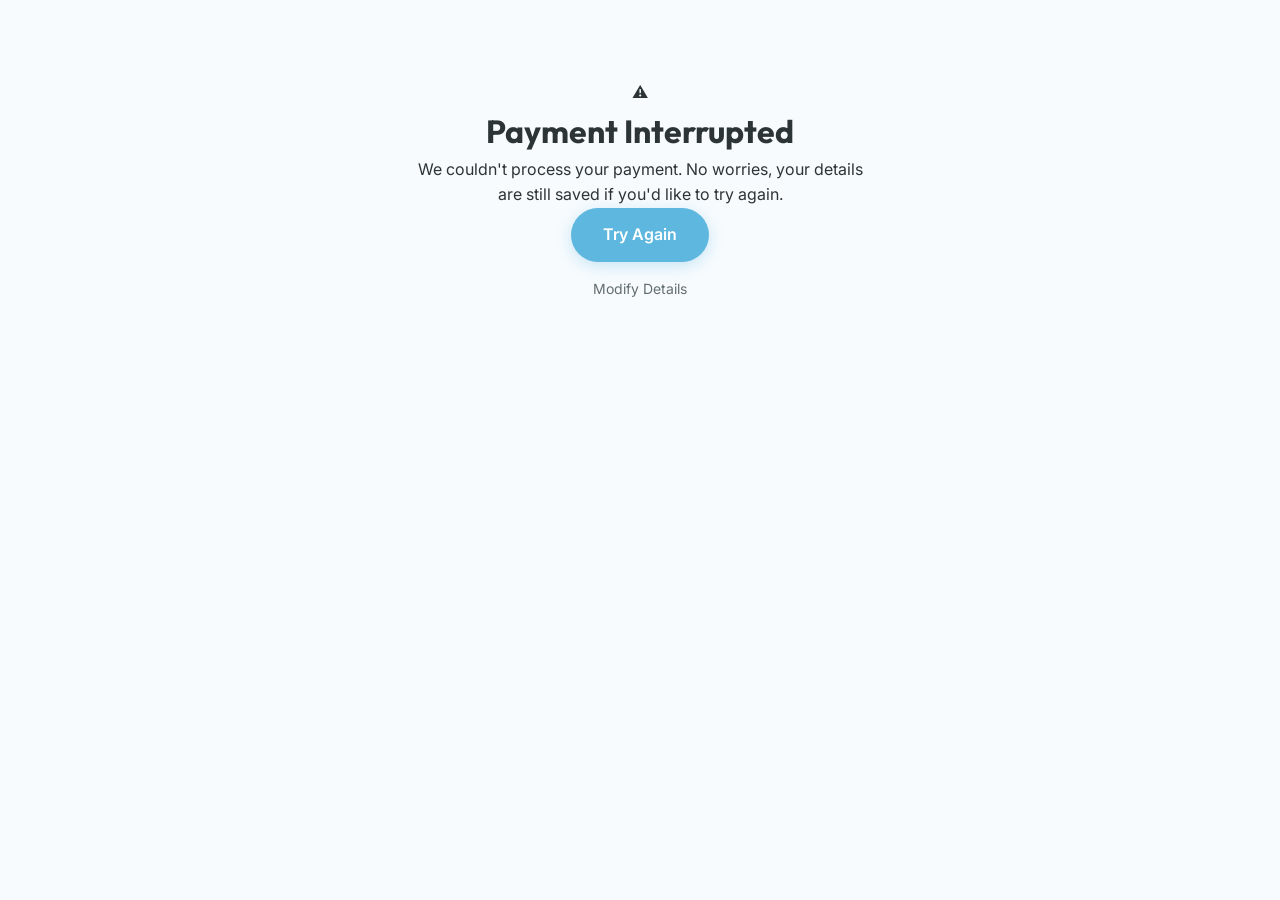
<file: cancel.html>
<!DOCTYPE html>
<html lang="en">
<head>
    <meta charset="UTF-8">
    <meta name="viewport" content="width=device-width, initial-scale=1.0">
    <title>Payment Cancelled | StoryKids</title>
    <link rel="stylesheet" href="styles.css">
    <link href="https://fonts.googleapis.com/css2?family=Outfit:wght@400;600;700&family=Inter:wght@400;500&display=swap" rel="stylesheet">
</head>
<body class="bg-soft">
    <main class="container-small text-center">
        <div class="cancel-icon">⚠️</div>
        <h1>Payment Interrupted</h1>
        <p class="lead-text">We couldn't process your payment. No worries, your details are still saved if you'd like to try again.</p>
        
        <div class="btn-group-vertical">
            <a href="checkout.html" class="btn btn-primary">Try Again</a>
            <a href="form.html" class="btn-link">Modify Details</a>
        </div>
    </main>
</body>
</html>
</file>
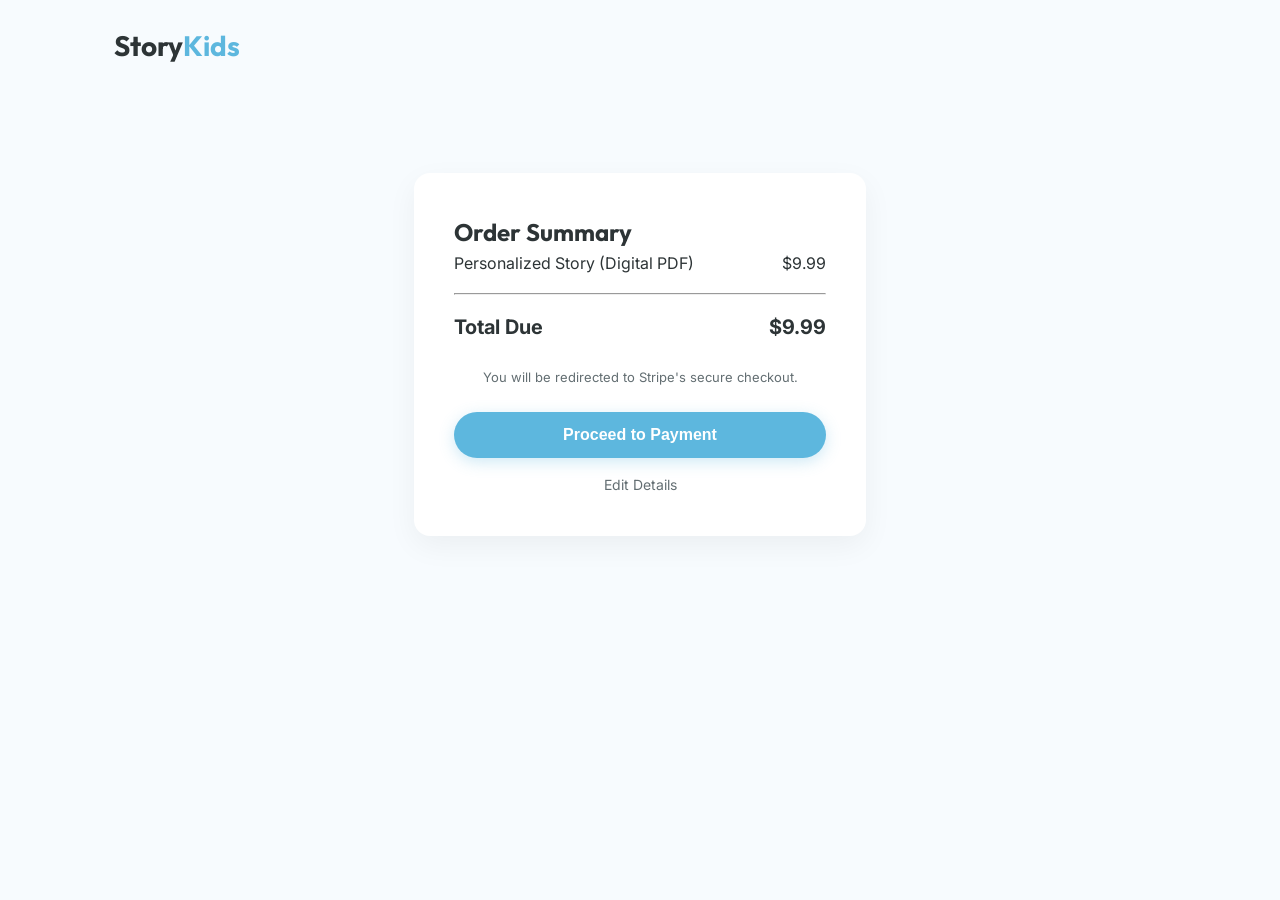
<file: checkout.html>
<!DOCTYPE html>
<html lang="en">
<head>
    <meta charset="UTF-8">
    <meta name="viewport" content="width=device-width, initial-scale=1.0">
    <title>Order Summary | StoryKids</title>
    <link rel="stylesheet" href="styles.css">
    <link href="https://fonts.googleapis.com/css2?family=Outfit:wght@400;600;700&family=Inter:wght@400;500&display=swap" rel="stylesheet">
</head>
<body class="bg-soft">
    <nav class="navbar">
        <div class="container">
            <a href="index.html" class="logo">Story<span>Kids</span></a>
        </div>
    </nav>

    <main class="container-small">
        <div class="card checkout-card">
            <h2>Order Summary</h2>
            <div class="summary-row">
                <span>Personalized Story (Digital PDF)</span>
                <span class="price">$9.99</span>
            </div>
            <hr>
            <div class="summary-row total">
                <span>Total Due</span>
                <span>$9.99</span>
            </div>
            
            <div class="payment-notice">
                <p>You will be redirected to Stripe's secure checkout.</p>
            </div>

            <button id="payBtn" class="btn btn-primary btn-full">Proceed to Payment</button>
            <a href="form.html" class="btn-link">Edit Details</a>
        </div>

        <div id="loadingOverlay" class="loading-overlay hidden">
            <div class="spinner"></div>
            <p>Redirecting to Stripe...</p>
        </div>
    </main>

    <script>
        document.getElementById('payBtn').addEventListener('click', () => {
            const overlay = document.getElementById('loadingOverlay');
            overlay.classList.remove('hidden');
            
            // Simulate Stripe Redirect
            setTimeout(() => {
                window.location.href = 'success.html';
            }, 1500);
        });
    </script>
</body>
</html>
</file>
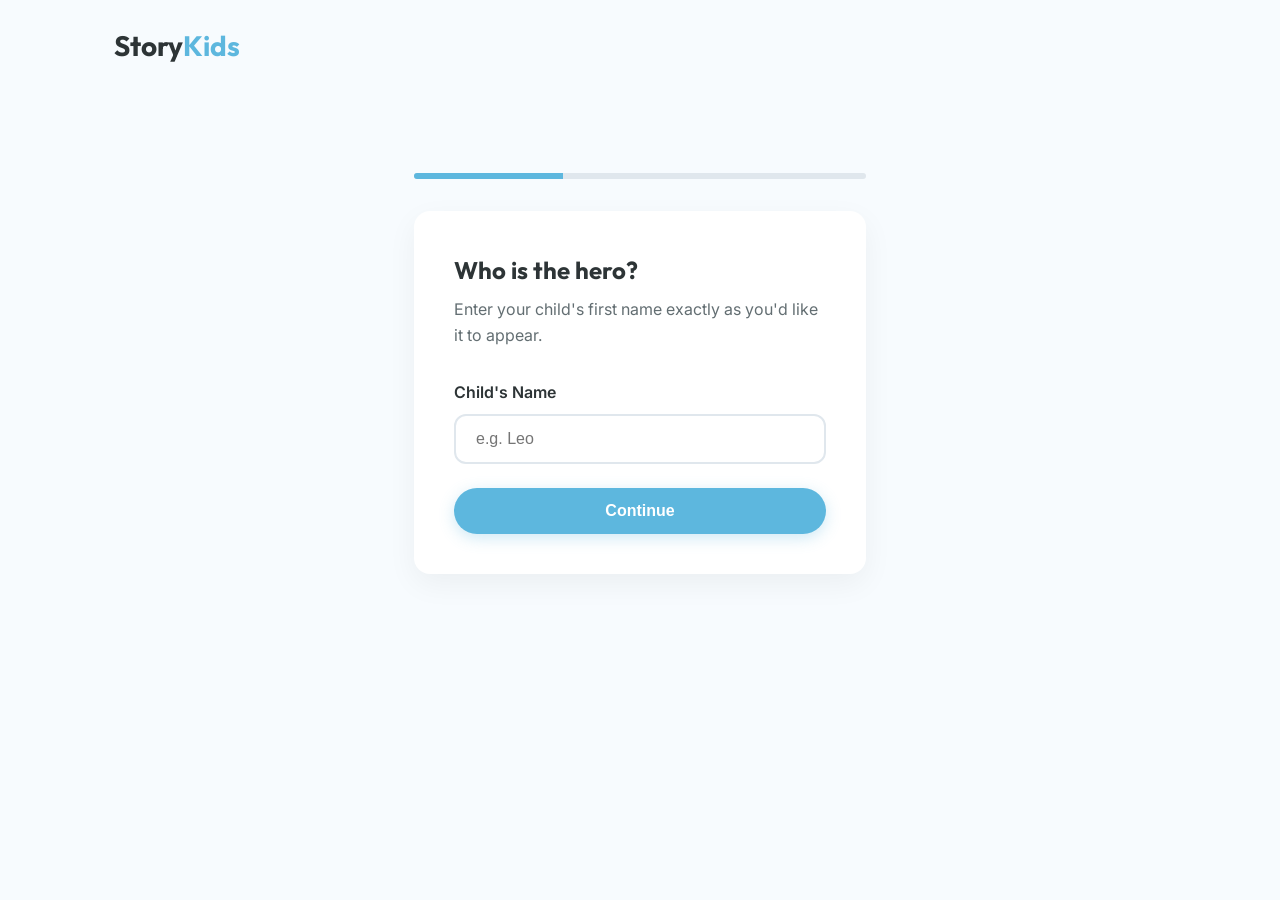
<file: form.html>
<!DOCTYPE html>
<html lang="en">
<head>
    <meta charset="UTF-8">
    <meta name="viewport" content="width=device-width, initial-scale=1.0">
    <title>Personalize Your Story | StoryKids</title>
    <link rel="stylesheet" href="styles.css">
    <link href="https://fonts.googleapis.com/css2?family=Outfit:wght@400;600;700&family=Inter:wght@400;500&display=swap" rel="stylesheet">
</head>
<body class="bg-soft">
    <nav class="navbar">
        <div class="container">
            <a href="index.html" class="logo">Story<span>Kids</span></a>
        </div>
    </nav>

    <main class="form-page">
        <div class="container-small">
            <div class="progress-container">
                <div class="progress-bar" id="progressBar"></div>
            </div>

            <div class="card">
                <form id="multiStepForm">
                    <!-- Step 1: Name -->
                    <div class="form-step active" data-step="1">
                        <h2>Who is the hero?</h2>
                        <p class="step-desc">Enter your child's first name exactly as you'd like it to appear.</p>
                        <div class="input-group">
                            <label for="childName">Child's Name</label>
                            <input type="text" id="childName" placeholder="e.g. Leo" required>
                        </div>
                        <div class="form-footer">
                            <button type="button" class="btn btn-primary btn-full next-btn">Continue</button>
                        </div>
                    </div>

                    <!-- Step 2: Photo -->
                    <div class="form-step" data-step="2">
                        <h2>Add a Photo</h2>
                        <p class="step-desc">Optional: Upload a clear photo of your child for the story cover.</p>
                        <div class="upload-zone" id="uploadZone">
                            <input type="file" id="photoUpload" accept="image/*" hidden>
                            <div class="upload-content">
                                <div class="upload-icon">📸</div>
                                <p>Click to upload or drag & drop</p>
                                <span>Max size: 5MB</span>
                            </div>
                            <img id="imagePreview" class="image-preview hidden">
                        </div>
                        <div class="form-footer">
                            <button type="button" class="btn btn-secondary back-btn">Back</button>
                            <button type="button" class="btn btn-primary next-btn">Continue</button>
                        </div>
                    </div>

                    <!-- Step 3: Delivery & Consent -->
                    <div class="form-step" data-step="3">
                        <h2>Final Details</h2>
                        <p class="step-desc">Where should we send the magic?</p>
                        <div class="input-group">
                            <label for="parentEmail">Your Email Address</label>
                            <input type="email" id="parentEmail" placeholder="parent@example.com" required>
                        </div>
                        <div class="checkbox-group">
                            <input type="checkbox" id="consent" required>
                            <label for="consent">I agree to the processing of data to generate the story. <a href="#">Learn more</a></label>
                        </div>
                        <div class="form-footer">
                            <button type="button" class="btn btn-secondary back-btn">Back</button>
                            <button type="submit" class="btn btn-primary">Go to Checkout</button>
                        </div>
                    </div>
                </form>
            </div>
        </div>
    </main>

    <script src="script.js"></script>
</body>
</html>
</file>
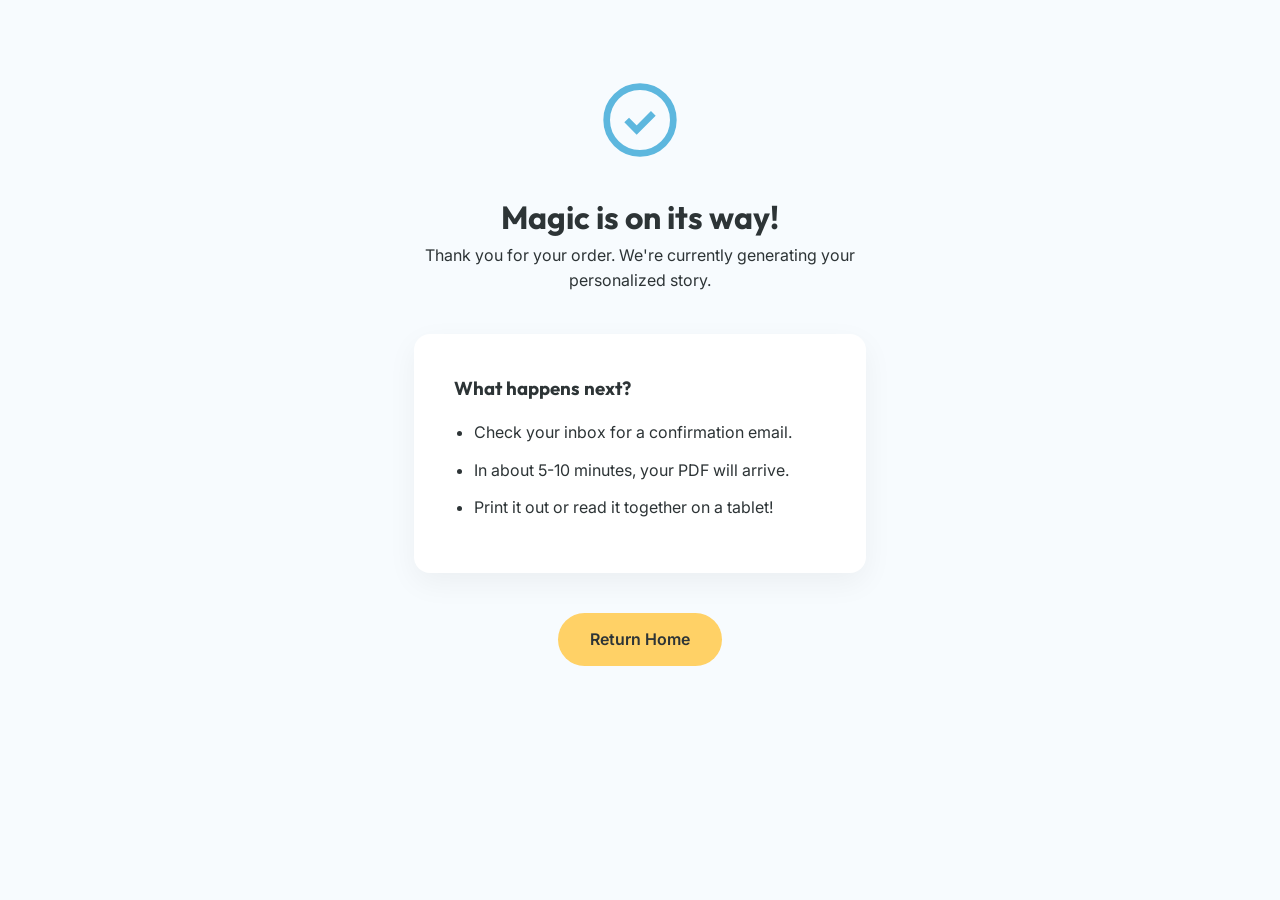
<file: success.html>
<!DOCTYPE html>
<html lang="en">
<head>
    <meta charset="UTF-8">
    <meta name="viewport" content="width=device-width, initial-scale=1.0">
    <title>Order Confirmed | StoryKids</title>
    <link rel="stylesheet" href="styles.css">
    <link href="https://fonts.googleapis.com/css2?family=Outfit:wght@400;600;700&family=Inter:wght@400;500&display=swap" rel="stylesheet">
</head>
<body class="bg-soft">
    <main class="container-small text-center">
        <div class="success-illustration">
            <svg viewBox="0 0 24 24" fill="none" stroke="#5DB7DE" stroke-width="2">
                <circle cx="12" cy="12" r="10"></circle>
                <path d="M8 12l3 3 5-5"></path>
            </svg>
        </div>
        <h1 class="display-title">Magic is on its way!</h1>
        <p class="lead-text">Thank you for your order. We're currently generating your personalized story.</p>
        
        <div class="card info-card">
            <h3>What happens next?</h3>
            <ul class="next-steps-list">
                <li>Check your inbox for a confirmation email.</li>
                <li>In about 5-10 minutes, your PDF will arrive.</li>
                <li>Print it out or read it together on a tablet!</li>
            </ul>
        </div>

        <a href="index.html" class="btn btn-secondary">Return Home</a>
    </main>
</body>
</html>
</file>
<file: styles.css>
:root {
    --primary: #5DB7DE;
    --primary-dark: #4A9EBF;
    --secondary: #FFD166;
    --text-main: #2D3436;
    --text-light: #636E72;
    --white: #FFFFFF;
    --bg-soft: #F7FBFE;
    --border-radius: 16px;
    --shadow: 0 10px 30px rgba(0, 0, 0, 0.05);
}

* {
    margin: 0;
    padding: 0;
    box-sizing: border-box;
}

body {
    font-family: 'Inter', sans-serif;
    color: var(--text-main);
    line-height: 1.6;
    background-color: var(--white);
}

h1, h2, h3, .logo {
    font-family: 'Outfit', sans-serif;
    font-weight: 700;
    color: var(--text-main);
}

.container {
    max-width: 1100px;
    margin: 0 auto;
    padding: 0 24px;
}

.container-small {
    max-width: 500px;
    margin: 80px auto;
    padding: 0 24px;
}

/* Navbar */
.navbar {
    padding: 24px 0;
    background: transparent;
}

.logo {
    font-size: 28px;
    text-decoration: none;
}

.logo span {
    color: var(--primary);
}

/* Buttons */
.btn {
    display: inline-block;
    padding: 14px 32px;
    border-radius: 50px;
    text-decoration: none;
    font-weight: 600;
    transition: all 0.3s ease;
    border: none;
    cursor: pointer;
    text-align: center;
    font-size: 16px;
}

.btn-primary {
    background: var(--primary);
    color: white;
    box-shadow: 0 4px 15px rgba(93, 183, 222, 0.3);
}

.btn-primary:hover {
    background: var(--primary-dark);
    transform: translateY(-2px);
}

.btn-primary:disabled {
    background: #ccc;
    cursor: not-allowed;
    box-shadow: none;
}

.btn-secondary {
    background: var(--secondary);
    color: var(--text-main);
}

.btn-full {
    width: 100%;
}

.btn-link {
    display: block;
    text-align: center;
    margin-top: 16px;
    color: var(--text-light);
    text-decoration: none;
    font-size: 14px;
}

/* Hero Section */
.hero {
    padding: 100px 0 60px;
    text-align: center;
    background: radial-gradient(circle at top right, #eef9ff, white);
}

.badge {
    background: rgba(93, 183, 222, 0.1);
    color: var(--primary);
    padding: 6px 16px;
    border-radius: 20px;
    font-weight: 600;
    font-size: 14px;
    margin-bottom: 20px;
    display: inline-block;
}

.hero h1 {
    font-size: clamp(32px, 5vw, 56px);
    margin-bottom: 24px;
    line-height: 1.1;
}

.hero p {
    font-size: 18px;
    color: var(--text-light);
    max-width: 600px;
    margin: 0 auto 40px;
}

.hero-btns {
    display: flex;
    align-items: center;
    justify-content: center;
    gap: 20px;
}

.price-tag {
    font-weight: 600;
    color: var(--text-light);
}

/* Cards & Sections */
.bg-soft { background-color: var(--bg-soft); }

.card {
    background: white;
    padding: 40px;
    border-radius: var(--border-radius);
    box-shadow: var(--shadow);
}

.section-title {
    text-align: center;
    margin-bottom: 48px;
    font-size: 32px;
}

.steps-grid {
    display: grid;
    grid-template-columns: repeat(auto-fit, minmax(280px, 1fr));
    gap: 32px;
    margin-bottom: 80px;
}

.step-card {
    background: white;
    padding: 32px;
    border-radius: var(--border-radius);
    text-align: center;
}

.step-num {
    width: 40px;
    height: 40px;
    background: var(--secondary);
    border-radius: 50%;
    display: flex;
    align-items: center;
    justify-content: center;
    margin: 0 auto 20px;
    font-weight: 700;
}

.preview-card {
    position: relative;
    max-width: 800px;
    margin: 0 auto;
    border-radius: var(--border-radius);
    overflow: hidden;
    box-shadow: var(--shadow);
}

.preview-overlay {
    position: absolute;
    inset: 0;
    background: rgba(255, 255, 255, 0.8);
    backdrop-filter: blur(8px);
    display: flex;
    flex-direction: column;
    align-items: center;
    justify-content: center;
    z-index: 10;
}

.lock-icon { font-size: 40px; margin-bottom: 12px; }

.preview-content img {
    width: 100%;
    height: 400px;
    object-fit: cover;
}

/* Form Styles */
.progress-container {
    height: 6px;
    background: #E0E7ED;
    border-radius: 10px;
    margin-bottom: 32px;
    overflow: hidden;
}

.progress-bar {
    height: 100%;
    background: var(--primary);
    width: 33%;
    transition: width 0.4s ease;
}

.form-step {
    display: none;
}

.form-step.active {
    display: block;
    animation: fadeIn 0.4s ease;
}

@keyframes fadeIn {
    from { opacity: 0; transform: translateY(10px); }
    to { opacity: 1; transform: translateY(0); }
}

.step-desc { color: var(--text-light); margin: 8px 0 32px; }

.input-group {
    margin-bottom: 24px;
}

.input-group label {
    display: block;
    font-weight: 600;
    margin-bottom: 8px;
}

input[type="text"],
input[type="email"] {
    width: 100%;
    padding: 14px 20px;
    border: 2px solid #E0E7ED;
    border-radius: 12px;
    font-size: 16px;
    transition: border-color 0.3s ease;
}

input:focus {
    outline: none;
    border-color: var(--primary);
}

.upload-zone {
    border: 2px dashed #E0E7ED;
    border-radius: 12px;
    padding: 40px 20px;
    text-align: center;
    cursor: pointer;
    margin-bottom: 32px;
    transition: background 0.3s ease;
}

.upload-zone:hover { background: #F8FBFF; }

.upload-icon { font-size: 32px; margin-bottom: 8px; }

.checkbox-group {
    display: flex;
    gap: 12px;
    font-size: 14px;
    margin-bottom: 32px;
}

.form-footer {
    display: flex;
    gap: 16px;
}

.hidden { display: none !important; }

.image-preview {
    width: 100%;
    max-height: 200px;
    object-fit: cover;
    border-radius: 8px;
}

/* Checkout Summary */
.summary-row {
    display: flex;
    justify-content: space-between;
    margin-bottom: 16px;
}

.total {
    font-weight: 700;
    font-size: 20px;
    margin-top: 16px;
}

.payment-notice {
    font-size: 13px;
    color: var(--text-light);
    margin: 24px 0;
    text-align: center;
}

/* Success/Cancel */
.text-center { text-align: center; }
.success-illustration svg {
    width: 80px;
    height: 80px;
    margin-bottom: 24px;
}

.info-card {
    margin: 40px 0;
    text-align: left;
}

.next-steps-list {
    margin-top: 16px;
    padding-left: 20px;
}

.next-steps-list li {
    margin-bottom: 12px;
}

/* Spinner */
.loading-overlay {
    position: fixed;
    inset: 0;
    background: rgba(255,255,255,0.9);
    display: flex;
    flex-direction: column;
    align-items: center;
    justify-content: center;
    z-index: 1000;
}

.spinner {
    width: 40px;
    height: 40px;
    border: 4px solid #E0E7ED;
    border-top: 4px solid var(--primary);
    border-radius: 50%;
    animation: spin 1s linear infinite;
    margin-bottom: 16px;
}

@keyframes spin { to { transform: rotate(360deg); } }

@media (max-width: 600px) {
    .form-footer {
        flex-direction: column;
    }
    .form-footer button {
        width: 100%;
    }
}
</file>
